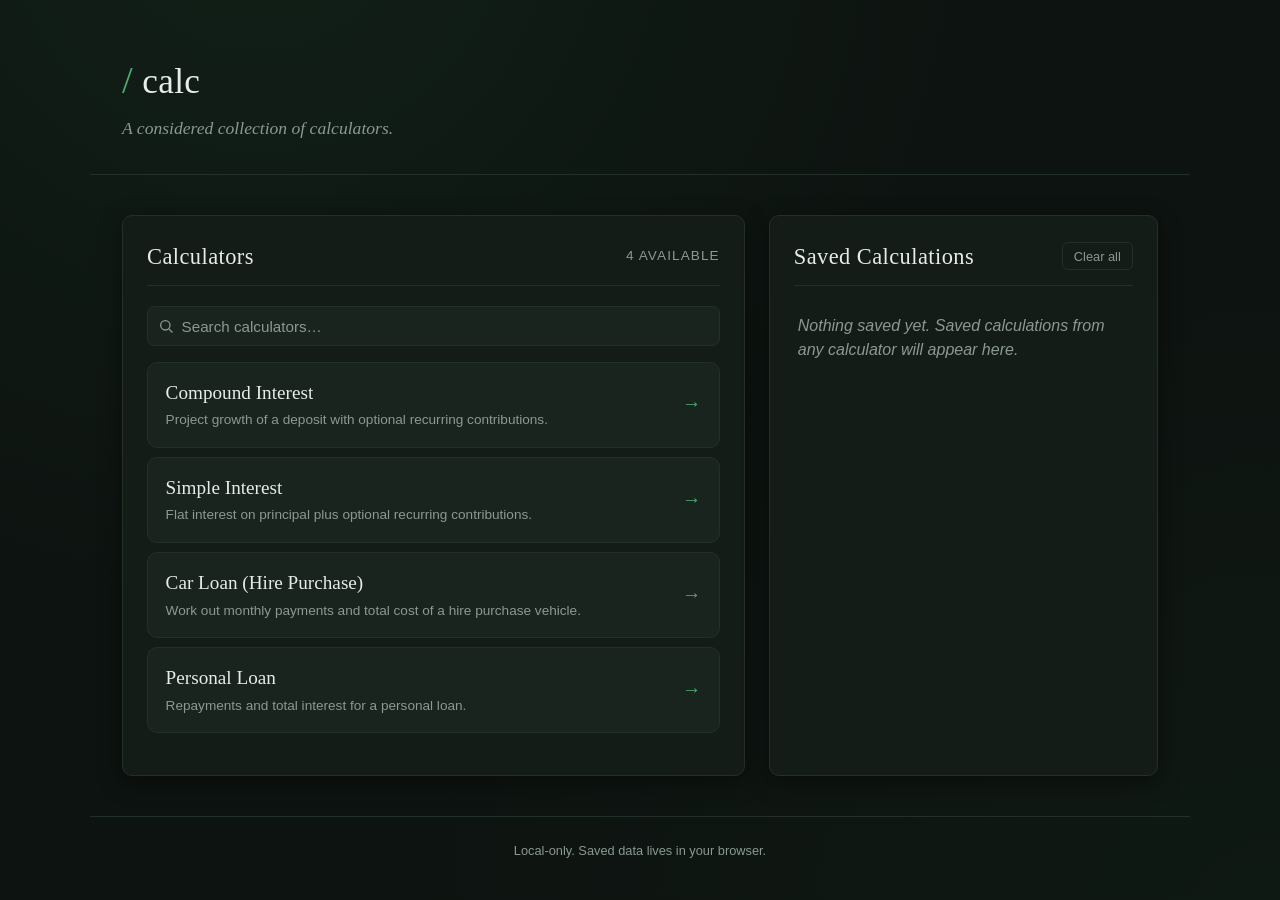
<file: index.html>
<!DOCTYPE html>
<html lang="en">
<head>
    <meta charset="UTF-8">
    <meta name="viewport" content="width=device-width, initial-scale=1.0">
    <link rel="stylesheet" href="style.css">
    <link rel="icon" type="image/x-icon" href="./images/logo.png">
    <title>calc</title>
</head>
<body>
    <header class="site-header">
        <div class="brand">
            <span class="brand-mark">/</span>
            <h1>calc</h1>
        </div>
        <p class="tagline">A considered collection of calculators.</p>
    </header>

    <main class="layout">
        <section class="panel calculators-panel">
            <div class="panel-header">
                <h2>Calculators</h2>
                <span class="panel-meta" id="calc-count">0 available</span>
            </div>
            <div class="search-wrap">
                <input
                    type="search"
                    id="calc-search"
                    class="search-input"
                    placeholder="Search calculators…"
                    autocomplete="off"
                    aria-label="Search calculators"
                >
            </div>
            <ul class="calc-list" id="calc-list"></ul>
            <p class="empty-state" id="calc-empty" hidden>No calculators yet. More on the way.</p>
            <p class="empty-state" id="calc-no-match" hidden>No calculators match your search.</p>
        </section>

        <aside class="panel saved-panel">
            <div class="panel-header">
                <h2>Saved Calculations</h2>
                <button class="btn-ghost" id="clear-saved" type="button">Clear all</button>
            </div>
            <ul class="saved-list" id="saved-list"></ul>
            <p class="empty-state" id="saved-empty">Nothing saved yet. Saved calculations from any calculator will appear here.</p>
        </aside>
    </main>

    <footer class="site-footer">
        <span>Local-only. Saved data lives in your browser.</span>
    </footer>

    <script src="calculators/modal.js"></script>
    <script src="script.js"></script>
</body>
</html>
</file>
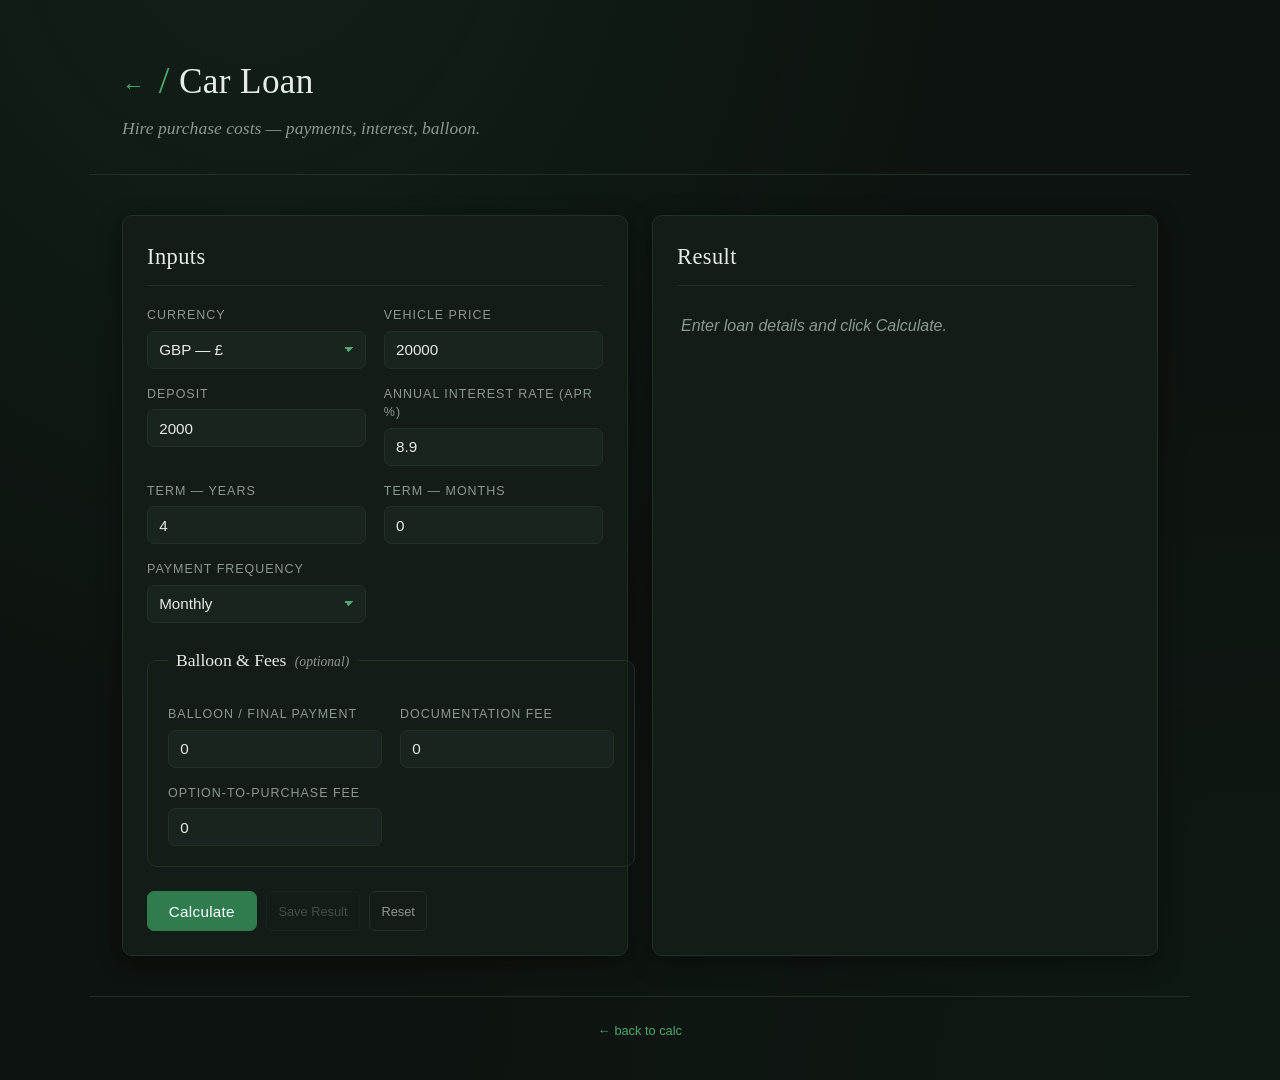
<file: calculators/car-loan.html>
<!DOCTYPE html>
<html lang="en">
<head>
    <meta charset="UTF-8">
    <meta name="viewport" content="width=device-width, initial-scale=1.0">
    <link rel="stylesheet" href="../style.css">
    <link rel="stylesheet" href="compound-interest.css">
    <title>Car Loan — calc</title>
</head>
<body>
    <header class="site-header">
        <div class="brand">
            <a href="../index.html" class="back-link" aria-label="Back to calculators">←</a>
            <span class="brand-mark">/</span>
            <h1>Car Loan</h1>
        </div>
        <p class="tagline">Hire purchase costs — payments, interest, balloon.</p>
    </header>

    <main class="layout calc-layout">
        <section class="panel form-panel">
            <div class="panel-header">
                <h2>Inputs</h2>
            </div>

            <form id="cl-form" autocomplete="off">
                <div class="form-grid">
                    <label class="field">
                        <span>Currency</span>
                        <select id="currency" name="currency">
                            <option value="USD">USD — $</option>
                            <option value="EUR">EUR — €</option>
                            <option value="GBP" selected>GBP — £</option>
                            <option value="JPY">JPY — ¥</option>
                            <option value="AUD">AUD — A$</option>
                            <option value="CAD">CAD — C$</option>
                            <option value="CHF">CHF — Fr</option>
                            <option value="CNY">CNY — ¥</option>
                            <option value="INR">INR — ₹</option>
                            <option value="NZD">NZD — NZ$</option>
                            <option value="SEK">SEK — kr</option>
                            <option value="NOK">NOK — kr</option>
                            <option value="DKK">DKK — kr</option>
                            <option value="ZAR">ZAR — R</option>
                            <option value="BRL">BRL — R$</option>
                            <option value="MXN">MXN — Mex$</option>
                            <option value="SGD">SGD — S$</option>
                            <option value="HKD">HKD — HK$</option>
                            <option value="KRW">KRW — ₩</option>
                        </select>
                    </label>

                    <label class="field">
                        <span>Vehicle Price</span>
                        <input type="number" id="price" name="price" min="0" step="0.01" value="20000" required>
                    </label>

                    <label class="field">
                        <span>Deposit</span>
                        <input type="number" id="deposit" name="deposit" min="0" step="0.01" value="2000" required>
                    </label>

                    <label class="field">
                        <span>Annual Interest Rate (APR %)</span>
                        <input type="number" id="rate" name="rate" min="0" step="0.001" value="8.9" required>
                    </label>

                    <label class="field">
                        <span>Term — Years</span>
                        <input type="number" id="years" name="years" min="0" step="1" value="4" required>
                    </label>

                    <label class="field">
                        <span>Term — Months</span>
                        <input type="number" id="months" name="months" min="0" max="11" step="1" value="0" required>
                    </label>

                    <label class="field">
                        <span>Payment Frequency</span>
                        <select id="paymentFreq" name="paymentFreq">
                            <option value="monthly" selected>Monthly</option>
                            <option value="biweekly">Bi-weekly</option>
                            <option value="weekly">Weekly</option>
                        </select>
                    </label>
                </div>

                <fieldset class="optional-section">
                    <legend><span class="section-title">Balloon &amp; Fees <em>(optional)</em></span></legend>

                    <div class="form-grid contrib-grid">
                        <label class="field">
                            <span>Balloon / Final Payment</span>
                            <input type="number" id="balloon" name="balloon" min="0" step="0.01" value="0">
                        </label>

                        <label class="field">
                            <span>Documentation Fee</span>
                            <input type="number" id="docFee" name="docFee" min="0" step="0.01" value="0">
                        </label>

                        <label class="field">
                            <span>Option-to-Purchase Fee</span>
                            <input type="number" id="optionFee" name="optionFee" min="0" step="0.01" value="0">
                        </label>
                    </div>
                </fieldset>

                <div class="actions">
                    <button type="submit" class="btn-primary">Calculate</button>
                    <button type="button" id="saveBtn" class="btn-ghost" disabled>Save Result</button>
                    <button type="reset" class="btn-ghost">Reset</button>
                </div>
            </form>
        </section>

        <section class="panel result-panel">
            <div class="panel-header">
                <h2>Result</h2>
            </div>

            <div id="resultEmpty" class="empty-state">Enter loan details and click Calculate.</div>

            <div id="resultContent" hidden>
                <div class="summary">
                    <div class="summary-item">
                        <span class="summary-label" id="paymentLabel">Monthly Payment</span>
                        <span class="summary-value accent" id="periodicPayment">—</span>
                    </div>
                    <div class="summary-row">
                        <div class="summary-item">
                            <span class="summary-label">Total Cost</span>
                            <span class="summary-value" id="totalCost">—</span>
                        </div>
                        <div class="summary-item">
                            <span class="summary-label">Total Interest</span>
                            <span class="summary-value" id="totalInterest">—</span>
                        </div>
                    </div>
                    <div class="summary-row">
                        <div class="summary-item">
                            <span class="summary-label">Amount Financed</span>
                            <span class="summary-value" id="amountFinanced">—</span>
                        </div>
                        <div class="summary-item">
                            <span class="summary-label">Balloon Payment</span>
                            <span class="summary-value" id="balloonShown">—</span>
                        </div>
                    </div>
                </div>

                <div class="breakdown">
                    <h3>Yearly Breakdown</h3>
                    <div class="table-wrap">
                        <table id="breakdownTable">
                            <thead>
                                <tr>
                                    <th>Year</th>
                                    <th>Paid</th>
                                    <th>Interest</th>
                                    <th>Principal</th>
                                    <th>Balance</th>
                                </tr>
                            </thead>
                            <tbody></tbody>
                        </table>
                    </div>
                </div>
            </div>
        </section>
    </main>

    <footer class="site-footer">
        <span><a href="../index.html" class="footer-link">← back to calc</a></span>
    </footer>

    <script src="modal.js"></script>
    <script src="car-loan.js"></script>
</body>
</html>
</file>
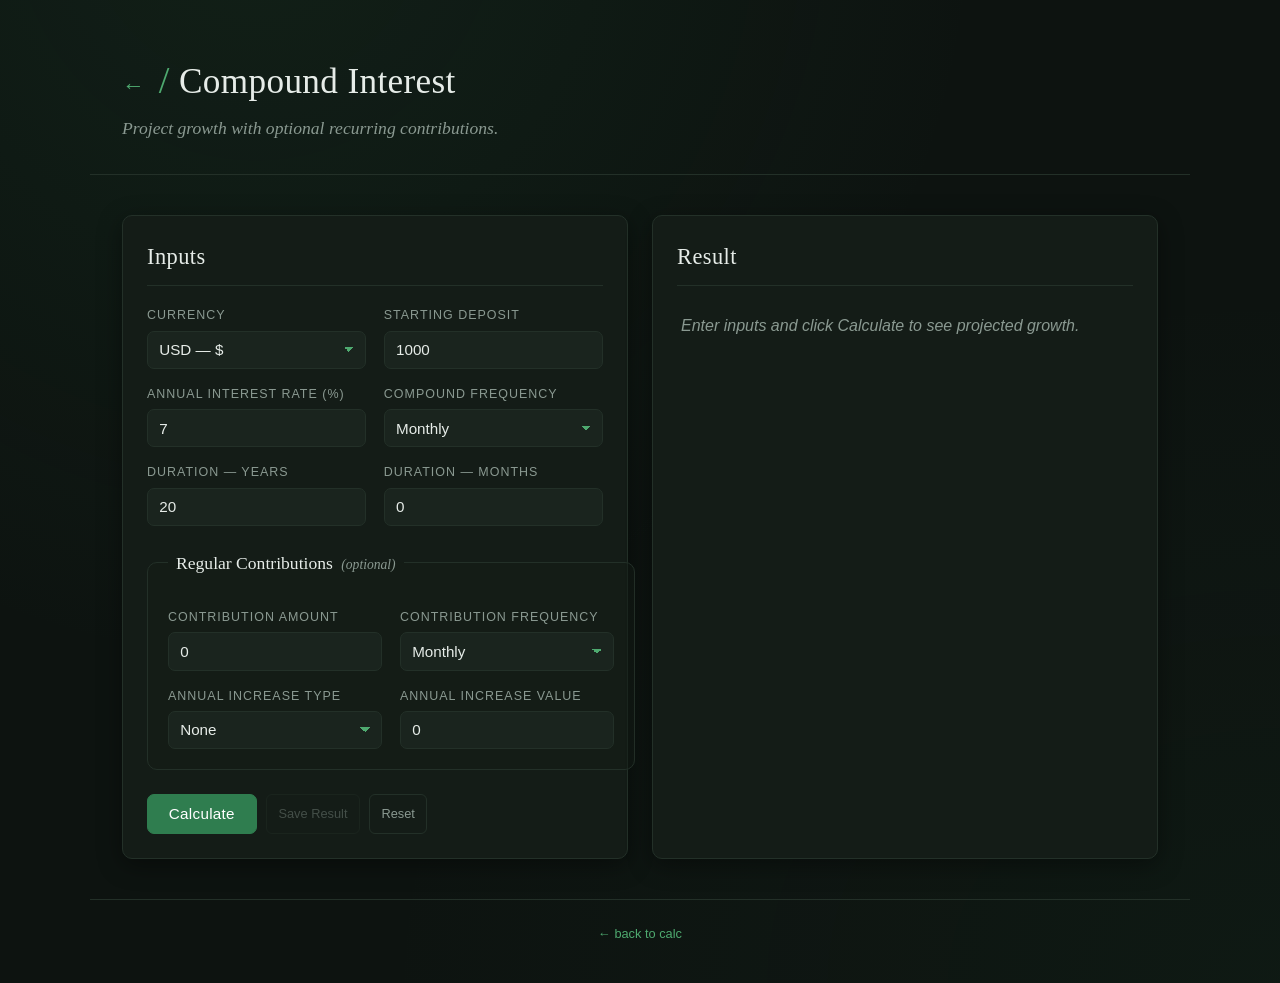
<file: calculators/compound-interest.html>
<!DOCTYPE html>
<html lang="en">
<head>
    <meta charset="UTF-8">
    <meta name="viewport" content="width=device-width, initial-scale=1.0">
    <link rel="stylesheet" href="../style.css">
    <link rel="stylesheet" href="compound-interest.css">
    <title>Compound Interest — calc</title>
</head>
<body>
    <header class="site-header">
        <div class="brand">
            <a href="../index.html" class="back-link" aria-label="Back to calculators">←</a>
            <span class="brand-mark">/</span>
            <h1>Compound Interest</h1>
        </div>
        <p class="tagline">Project growth with optional recurring contributions.</p>
    </header>

    <main class="layout calc-layout">
        <section class="panel form-panel">
            <div class="panel-header">
                <h2>Inputs</h2>
            </div>

            <form id="ci-form" autocomplete="off">
                <div class="form-grid">
                    <label class="field">
                        <span>Currency</span>
                        <select id="currency" name="currency">
                            <option value="USD">USD — $</option>
                            <option value="EUR">EUR — €</option>
                            <option value="GBP">GBP — £</option>
                            <option value="JPY">JPY — ¥</option>
                            <option value="AUD">AUD — A$</option>
                            <option value="CAD">CAD — C$</option>
                            <option value="CHF">CHF — Fr</option>
                            <option value="CNY">CNY — ¥</option>
                            <option value="INR">INR — ₹</option>
                            <option value="NZD">NZD — NZ$</option>
                            <option value="SEK">SEK — kr</option>
                            <option value="NOK">NOK — kr</option>
                            <option value="DKK">DKK — kr</option>
                            <option value="ZAR">ZAR — R</option>
                            <option value="BRL">BRL — R$</option>
                            <option value="MXN">MXN — Mex$</option>
                            <option value="SGD">SGD — S$</option>
                            <option value="HKD">HKD — HK$</option>
                            <option value="KRW">KRW — ₩</option>
                        </select>
                    </label>

                    <label class="field">
                        <span>Starting Deposit</span>
                        <input type="number" id="principal" name="principal" min="0" step="0.01" value="1000" required>
                    </label>

                    <label class="field">
                        <span>Annual Interest Rate (%)</span>
                        <input type="number" id="rate" name="rate" min="0" step="0.001" value="7" required>
                    </label>

                    <label class="field">
                        <span>Compound Frequency</span>
                        <select id="compoundFreq" name="compoundFreq">
                            <option value="1">Annually</option>
                            <option value="2">Semi-annually</option>
                            <option value="4">Quarterly</option>
                            <option value="12" selected>Monthly</option>
                            <option value="26">Bi-weekly</option>
                            <option value="52">Weekly</option>
                            <option value="365">Daily</option>
                        </select>
                    </label>

                    <label class="field">
                        <span>Duration — Years</span>
                        <input type="number" id="years" name="years" min="0" step="1" value="20" required>
                    </label>

                    <label class="field">
                        <span>Duration — Months</span>
                        <input type="number" id="months" name="months" min="0" max="11" step="1" value="0" required>
                    </label>
                </div>

                <fieldset class="optional-section">
                    <legend><span class="section-title">Regular Contributions <em>(optional)</em></span></legend>

                    <div class="form-grid contrib-grid">
                        <label class="field">
                            <span>Contribution Amount</span>
                            <input type="number" id="contribAmount" name="contribAmount" min="0" step="0.01" value="0">
                        </label>

                        <label class="field">
                            <span>Contribution Frequency</span>
                            <select id="contribFreq" name="contribFreq">
                                <option value="weekly">Weekly</option>
                                <option value="biweekly">Bi-weekly</option>
                                <option value="monthly" selected>Monthly</option>
                                <option value="quarterly">Quarterly</option>
                                <option value="halfyearly">Half-yearly</option>
                                <option value="yearly">Yearly</option>
                            </select>
                        </label>

                        <label class="field">
                            <span>Annual Increase Type</span>
                            <select id="increaseType" name="increaseType">
                                <option value="none">None</option>
                                <option value="amount">Fixed amount</option>
                                <option value="percent">Percentage</option>
                            </select>
                        </label>

                        <label class="field" id="increaseValueField">
                            <span>Annual Increase Value</span>
                            <input type="number" id="increaseValue" name="increaseValue" min="0" step="0.01" value="0">
                        </label>
                    </div>
                </fieldset>

                <div class="actions">
                    <button type="submit" class="btn-primary">Calculate</button>
                    <button type="button" id="saveBtn" class="btn-ghost" disabled>Save Result</button>
                    <button type="reset" class="btn-ghost">Reset</button>
                </div>
            </form>
        </section>

        <section class="panel result-panel">
            <div class="panel-header">
                <h2>Result</h2>
            </div>

            <div id="resultEmpty" class="empty-state">Enter inputs and click Calculate to see projected growth.</div>

            <div id="resultContent" hidden>
                <div class="summary">
                    <div class="summary-item">
                        <span class="summary-label">Final Balance</span>
                        <span class="summary-value accent" id="finalBalance">—</span>
                    </div>
                    <div class="summary-row">
                        <div class="summary-item">
                            <span class="summary-label">Total Contributions</span>
                            <span class="summary-value" id="totalContrib">—</span>
                        </div>
                        <div class="summary-item">
                            <span class="summary-label">Total Interest</span>
                            <span class="summary-value" id="totalInterest">—</span>
                        </div>
                    </div>
                </div>

                <div class="breakdown">
                    <h3>Yearly Breakdown</h3>
                    <div class="table-wrap">
                        <table id="breakdownTable">
                            <thead>
                                <tr>
                                    <th>Year</th>
                                    <th>Contributions</th>
                                    <th>Interest</th>
                                    <th>Balance</th>
                                </tr>
                            </thead>
                            <tbody></tbody>
                        </table>
                    </div>
                </div>
            </div>
        </section>
    </main>

    <footer class="site-footer">
        <span><a href="../index.html" class="footer-link">← back to calc</a></span>
    </footer>

    <script src="modal.js"></script>
    <script src="compound-interest.js"></script>
</body>
</html>
</file>
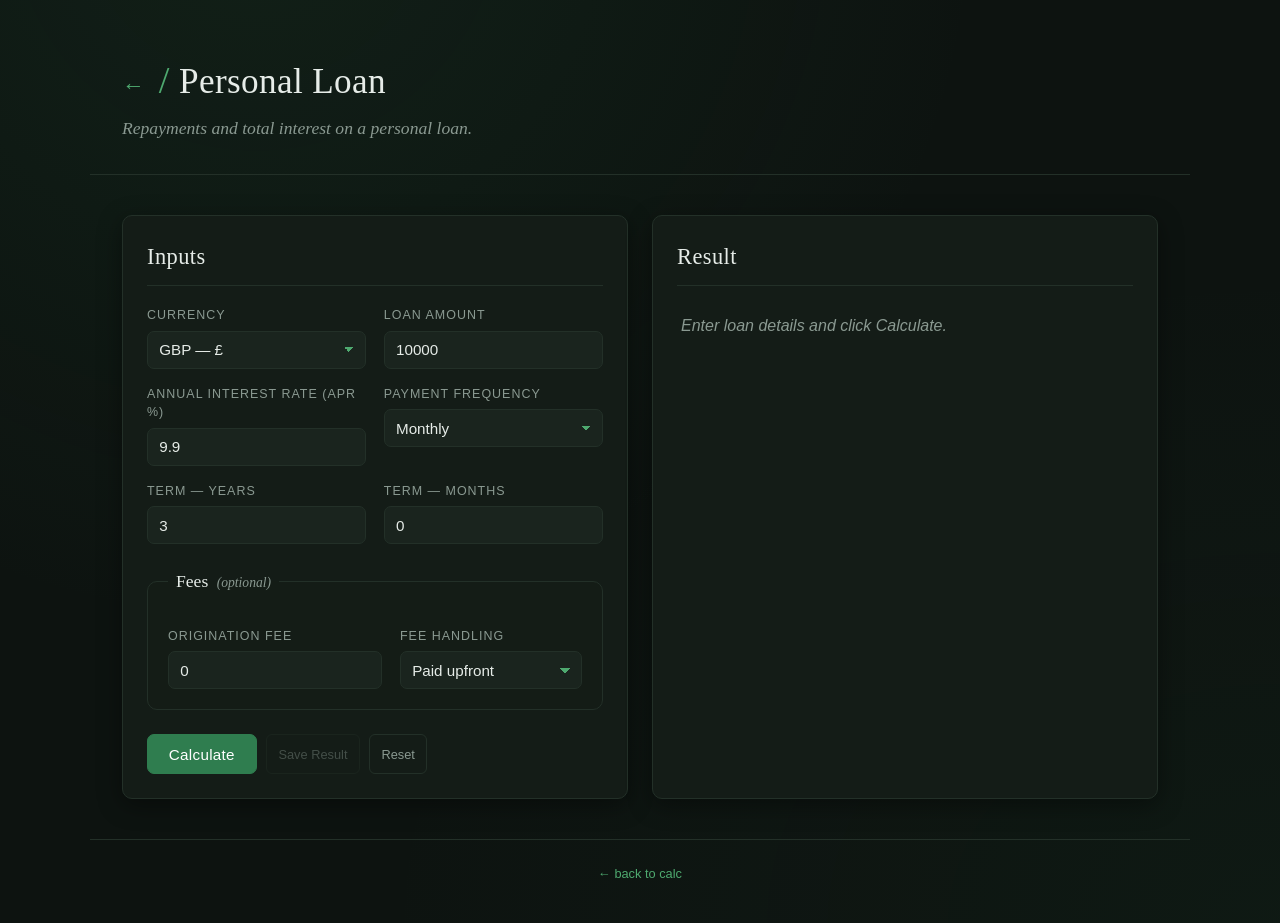
<file: calculators/personal-loan.html>
<!DOCTYPE html>
<html lang="en">
<head>
    <meta charset="UTF-8">
    <meta name="viewport" content="width=device-width, initial-scale=1.0">
    <link rel="stylesheet" href="../style.css">
    <link rel="stylesheet" href="compound-interest.css">
    <title>Personal Loan — calc</title>
</head>
<body>
    <header class="site-header">
        <div class="brand">
            <a href="../index.html" class="back-link" aria-label="Back to calculators">←</a>
            <span class="brand-mark">/</span>
            <h1>Personal Loan</h1>
        </div>
        <p class="tagline">Repayments and total interest on a personal loan.</p>
    </header>

    <main class="layout calc-layout">
        <section class="panel form-panel">
            <div class="panel-header">
                <h2>Inputs</h2>
            </div>

            <form id="pl-form" autocomplete="off">
                <div class="form-grid">
                    <label class="field">
                        <span>Currency</span>
                        <select id="currency" name="currency">
                            <option value="USD">USD — $</option>
                            <option value="EUR">EUR — €</option>
                            <option value="GBP" selected>GBP — £</option>
                            <option value="JPY">JPY — ¥</option>
                            <option value="AUD">AUD — A$</option>
                            <option value="CAD">CAD — C$</option>
                            <option value="CHF">CHF — Fr</option>
                            <option value="CNY">CNY — ¥</option>
                            <option value="INR">INR — ₹</option>
                            <option value="NZD">NZD — NZ$</option>
                            <option value="SEK">SEK — kr</option>
                            <option value="NOK">NOK — kr</option>
                            <option value="DKK">DKK — kr</option>
                            <option value="ZAR">ZAR — R</option>
                            <option value="BRL">BRL — R$</option>
                            <option value="MXN">MXN — Mex$</option>
                            <option value="SGD">SGD — S$</option>
                            <option value="HKD">HKD — HK$</option>
                            <option value="KRW">KRW — ₩</option>
                        </select>
                    </label>

                    <label class="field">
                        <span>Loan Amount</span>
                        <input type="number" id="amount" name="amount" min="0" step="0.01" value="10000" required>
                    </label>

                    <label class="field">
                        <span>Annual Interest Rate (APR %)</span>
                        <input type="number" id="rate" name="rate" min="0" step="0.001" value="9.9" required>
                    </label>

                    <label class="field">
                        <span>Payment Frequency</span>
                        <select id="paymentFreq" name="paymentFreq">
                            <option value="monthly" selected>Monthly</option>
                            <option value="biweekly">Bi-weekly</option>
                            <option value="weekly">Weekly</option>
                        </select>
                    </label>

                    <label class="field">
                        <span>Term — Years</span>
                        <input type="number" id="years" name="years" min="0" step="1" value="3" required>
                    </label>

                    <label class="field">
                        <span>Term — Months</span>
                        <input type="number" id="months" name="months" min="0" max="11" step="1" value="0" required>
                    </label>
                </div>

                <fieldset class="optional-section">
                    <legend><span class="section-title">Fees <em>(optional)</em></span></legend>

                    <div class="form-grid contrib-grid">
                        <label class="field">
                            <span>Origination Fee</span>
                            <input type="number" id="originationFee" name="originationFee" min="0" step="0.01" value="0">
                        </label>

                        <label class="field">
                            <span>Fee Handling</span>
                            <select id="feeHandling" name="feeHandling">
                                <option value="upfront" selected>Paid upfront</option>
                                <option value="financed">Added to loan</option>
                            </select>
                        </label>
                    </div>
                </fieldset>

                <div class="actions">
                    <button type="submit" class="btn-primary">Calculate</button>
                    <button type="button" id="saveBtn" class="btn-ghost" disabled>Save Result</button>
                    <button type="reset" class="btn-ghost">Reset</button>
                </div>
            </form>
        </section>

        <section class="panel result-panel">
            <div class="panel-header">
                <h2>Result</h2>
            </div>

            <div id="resultEmpty" class="empty-state">Enter loan details and click Calculate.</div>

            <div id="resultContent" hidden>
                <div class="summary">
                    <div class="summary-item">
                        <span class="summary-label" id="paymentLabel">Monthly Payment</span>
                        <span class="summary-value accent" id="periodicPayment">—</span>
                    </div>
                    <div class="summary-row">
                        <div class="summary-item">
                            <span class="summary-label">Total Repaid</span>
                            <span class="summary-value" id="totalRepaid">—</span>
                        </div>
                        <div class="summary-item">
                            <span class="summary-label">Total Interest</span>
                            <span class="summary-value" id="totalInterest">—</span>
                        </div>
                    </div>
                    <div class="summary-row">
                        <div class="summary-item">
                            <span class="summary-label">Total Cost (incl. fees)</span>
                            <span class="summary-value" id="totalCost">—</span>
                        </div>
                        <div class="summary-item">
                            <span class="summary-label">Number of Payments</span>
                            <span class="summary-value" id="numPayments">—</span>
                        </div>
                    </div>
                </div>

                <div class="breakdown">
                    <h3>Yearly Breakdown</h3>
                    <div class="table-wrap">
                        <table id="breakdownTable">
                            <thead>
                                <tr>
                                    <th>Year</th>
                                    <th>Paid</th>
                                    <th>Interest</th>
                                    <th>Principal</th>
                                    <th>Balance</th>
                                </tr>
                            </thead>
                            <tbody></tbody>
                        </table>
                    </div>
                </div>
            </div>
        </section>
    </main>

    <footer class="site-footer">
        <span><a href="../index.html" class="footer-link">← back to calc</a></span>
    </footer>

    <script src="modal.js"></script>
    <script src="personal-loan.js"></script>
</body>
</html>
</file>
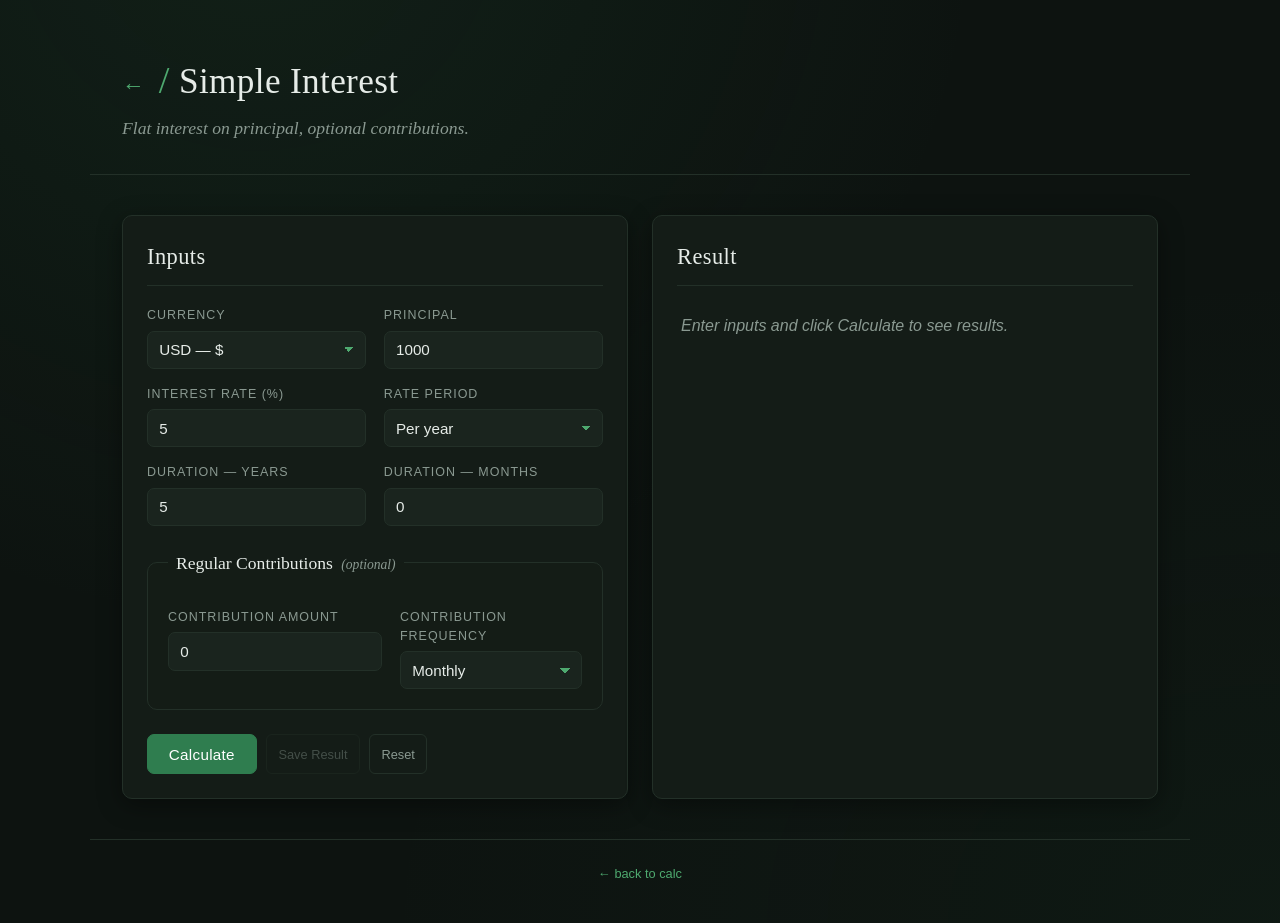
<file: calculators/simple-interest.html>
<!DOCTYPE html>
<html lang="en">
<head>
    <meta charset="UTF-8">
    <meta name="viewport" content="width=device-width, initial-scale=1.0">
    <link rel="stylesheet" href="../style.css">
    <link rel="stylesheet" href="compound-interest.css">
    <title>Simple Interest — calc</title>
</head>
<body>
    <header class="site-header">
        <div class="brand">
            <a href="../index.html" class="back-link" aria-label="Back to calculators">←</a>
            <span class="brand-mark">/</span>
            <h1>Simple Interest</h1>
        </div>
        <p class="tagline">Flat interest on principal, optional contributions.</p>
    </header>

    <main class="layout calc-layout">
        <section class="panel form-panel">
            <div class="panel-header">
                <h2>Inputs</h2>
            </div>

            <form id="si-form" autocomplete="off">
                <div class="form-grid">
                    <label class="field">
                        <span>Currency</span>
                        <select id="currency" name="currency">
                            <option value="USD">USD — $</option>
                            <option value="EUR">EUR — €</option>
                            <option value="GBP">GBP — £</option>
                            <option value="JPY">JPY — ¥</option>
                            <option value="AUD">AUD — A$</option>
                            <option value="CAD">CAD — C$</option>
                            <option value="CHF">CHF — Fr</option>
                            <option value="CNY">CNY — ¥</option>
                            <option value="INR">INR — ₹</option>
                            <option value="NZD">NZD — NZ$</option>
                            <option value="SEK">SEK — kr</option>
                            <option value="NOK">NOK — kr</option>
                            <option value="DKK">DKK — kr</option>
                            <option value="ZAR">ZAR — R</option>
                            <option value="BRL">BRL — R$</option>
                            <option value="MXN">MXN — Mex$</option>
                            <option value="SGD">SGD — S$</option>
                            <option value="HKD">HK$</option>
                            <option value="KRW">KRW — ₩</option>
                        </select>
                    </label>

                    <label class="field">
                        <span>Principal</span>
                        <input type="number" id="principal" name="principal" min="0" step="0.01" value="1000" required>
                    </label>

                    <label class="field">
                        <span>Interest Rate (%)</span>
                        <input type="number" id="rate" name="rate" min="0" step="0.001" value="5" required>
                    </label>

                    <label class="field">
                        <span>Rate Period</span>
                        <select id="ratePeriod" name="ratePeriod">
                            <option value="yearly" selected>Per year</option>
                            <option value="monthly">Per month</option>
                        </select>
                    </label>

                    <label class="field">
                        <span>Duration — Years</span>
                        <input type="number" id="years" name="years" min="0" step="1" value="5" required>
                    </label>

                    <label class="field">
                        <span>Duration — Months</span>
                        <input type="number" id="months" name="months" min="0" max="11" step="1" value="0" required>
                    </label>
                </div>

                <fieldset class="optional-section">
                    <legend><span class="section-title">Regular Contributions <em>(optional)</em></span></legend>

                    <div class="form-grid contrib-grid">
                        <label class="field">
                            <span>Contribution Amount</span>
                            <input type="number" id="contribAmount" name="contribAmount" min="0" step="0.01" value="0">
                        </label>

                        <label class="field">
                            <span>Contribution Frequency</span>
                            <select id="contribFreq" name="contribFreq">
                                <option value="weekly">Weekly</option>
                                <option value="biweekly">Bi-weekly</option>
                                <option value="monthly" selected>Monthly</option>
                                <option value="quarterly">Quarterly</option>
                                <option value="halfyearly">Half-yearly</option>
                                <option value="yearly">Yearly</option>
                            </select>
                        </label>
                    </div>
                </fieldset>

                <div class="actions">
                    <button type="submit" class="btn-primary">Calculate</button>
                    <button type="button" id="saveBtn" class="btn-ghost" disabled>Save Result</button>
                    <button type="reset" class="btn-ghost">Reset</button>
                </div>
            </form>
        </section>

        <section class="panel result-panel">
            <div class="panel-header">
                <h2>Result</h2>
            </div>

            <div id="resultEmpty" class="empty-state">Enter inputs and click Calculate to see results.</div>

            <div id="resultContent" hidden>
                <div class="summary">
                    <div class="summary-item">
                        <span class="summary-label">Final Balance</span>
                        <span class="summary-value accent" id="finalBalance">—</span>
                    </div>
                    <div class="summary-row">
                        <div class="summary-item">
                            <span class="summary-label">Total Deposited</span>
                            <span class="summary-value" id="totalDeposited">—</span>
                        </div>
                        <div class="summary-item">
                            <span class="summary-label">Total Interest</span>
                            <span class="summary-value" id="totalInterest">—</span>
                        </div>
                    </div>
                </div>

                <div class="breakdown">
                    <h3>Yearly Breakdown</h3>
                    <div class="table-wrap">
                        <table id="breakdownTable">
                            <thead>
                                <tr>
                                    <th>Year</th>
                                    <th>Contributions</th>
                                    <th>Interest</th>
                                    <th>Balance</th>
                                </tr>
                            </thead>
                            <tbody></tbody>
                        </table>
                    </div>
                </div>
            </div>
        </section>
    </main>

    <footer class="site-footer">
        <span><a href="../index.html" class="footer-link">← back to calc</a></span>
    </footer>

    <script src="modal.js"></script>
    <script src="simple-interest.js"></script>
</body>
</html>
</file>
<file: style.css>
:root {
    --bg: #0d1310;
    --bg-elev: #141c17;
    --bg-elev-2: #1a241e;
    --border: #233028;
    --text: #e6ece8;
    --text-muted: #8a9991;
    --accent: #2f7d4f;
    --accent-bright: #4ea96f;
    --accent-dim: #1c4a30;
    --danger: #a3503f;
    --radius: 10px;
    --shadow: 0 6px 24px rgba(0, 0, 0, 0.4);
    --font-display: "Cormorant Garamond", "Iowan Old Style", Georgia, serif;
    --font-body: "Inter", -apple-system, BlinkMacSystemFont, "Segoe UI", sans-serif;
}

* {
    box-sizing: border-box;
}

* {
    scrollbar-width: thin;
    scrollbar-color: var(--accent-dim) transparent;
}

*::-webkit-scrollbar {
    width: 10px;
    height: 10px;
}

*::-webkit-scrollbar-track {
    background: transparent;
}

*::-webkit-scrollbar-thumb {
    background: var(--accent-dim);
    border-radius: 8px;
    border: 2px solid transparent;
    background-clip: padding-box;
    transition: background 120ms ease;
}

*::-webkit-scrollbar-thumb:hover {
    background: var(--accent);
    background-clip: padding-box;
    border: 2px solid transparent;
}

*::-webkit-scrollbar-corner {
    background: transparent;
}

html {
    scrollbar-color: var(--accent-dim) var(--bg);
}

html::-webkit-scrollbar {
    width: 12px;
    height: 12px;
}

html::-webkit-scrollbar-track {
    background: var(--bg);
    border-left: 1px solid var(--border);
}

html, body {
    margin: 0;
    padding: 0;
    background: var(--bg);
    color: var(--text);
    font-family: var(--font-body);
    min-height: 100vh;
    font-size: 16px;
    line-height: 1.5;
}

body {
    background:
        radial-gradient(ellipse at 20% -10%, rgba(47, 125, 79, 0.12), transparent 50%),
        radial-gradient(ellipse at 100% 100%, rgba(47, 125, 79, 0.06), transparent 50%),
        var(--bg);
    display: flex;
    flex-direction: column;
}

.site-header {
    padding: 3.5rem 2rem 2rem;
    max-width: 1100px;
    margin: 0 auto;
    width: 100%;
    border-bottom: 1px solid var(--border);
}

.brand {
    display: flex;
    align-items: baseline;
    gap: 0.6rem;
}

.brand-mark {
    color: var(--accent-bright);
    font-family: var(--font-display);
    font-size: 2.4rem;
    line-height: 1;
}

.brand h1 {
    margin: 0;
    font-family: var(--font-display);
    font-weight: 500;
    font-size: 2.2rem;
    letter-spacing: 0.01em;
}

.tagline {
    margin: 0.4rem 0 0;
    color: var(--text-muted);
    font-style: italic;
    font-family: var(--font-display);
    font-size: 1.1rem;
}

.layout {
    flex: 1;
    max-width: 1100px;
    margin: 0 auto;
    padding: 2.5rem 2rem;
    width: 100%;
    display: grid;
    grid-template-columns: 1.6fr 1fr;
    gap: 1.5rem;
}

@media (max-width: 780px) {
    .layout {
        grid-template-columns: 1fr;
    }
}

.panel {
    background: var(--bg-elev);
    border: 1px solid var(--border);
    border-radius: var(--radius);
    padding: 1.5rem;
    box-shadow: var(--shadow);
    min-width: 0;
}

@media (max-width: 520px) {
    .panel { padding: 1rem; }
    .layout { padding: 1.25rem 1rem; }
    .site-header { padding: 2rem 1rem 1.25rem; }
}

.panel-header {
    display: flex;
    align-items: center;
    justify-content: space-between;
    margin-bottom: 1.25rem;
    padding-bottom: 0.75rem;
    border-bottom: 1px solid var(--border);
}

.panel-header h2 {
    margin: 0;
    font-family: var(--font-display);
    font-weight: 500;
    font-size: 1.4rem;
    letter-spacing: 0.02em;
}

.panel-meta {
    color: var(--text-muted);
    font-size: 0.85rem;
    text-transform: uppercase;
    letter-spacing: 0.08em;
}

.search-wrap {
    margin-bottom: 1rem;
    position: relative;
}

.search-input {
    width: 100%;
    background: var(--bg-elev-2);
    border: 1px solid var(--border);
    border-radius: 7px;
    color: var(--text);
    padding: 0.65rem 0.9rem 0.65rem 2.1rem;
    font-family: inherit;
    font-size: 0.95rem;
    transition: border-color 120ms ease, box-shadow 120ms ease;
    background-image: url("data:image/svg+xml;utf8,<svg xmlns='http://www.w3.org/2000/svg' viewBox='0 0 24 24' fill='none' stroke='%238a9991' stroke-width='2' stroke-linecap='round' stroke-linejoin='round'><circle cx='11' cy='11' r='7'/><line x1='21' y1='21' x2='16.65' y2='16.65'/></svg>");
    background-repeat: no-repeat;
    background-position: 0.65rem center;
    background-size: 1rem 1rem;
}

.search-input:focus {
    outline: none;
    border-color: var(--accent);
    box-shadow: 0 0 0 3px rgba(47, 125, 79, 0.18);
}

.search-input::placeholder {
    color: var(--text-muted);
}

.calc-list,
.saved-list {
    list-style: none;
    margin: 0;
    padding: 0;
    display: flex;
    flex-direction: column;
    gap: 0.6rem;
}

.calc-item {
    display: flex;
    align-items: center;
    justify-content: space-between;
    padding: 1rem 1.1rem;
    background: var(--bg-elev-2);
    border: 1px solid var(--border);
    border-radius: var(--radius);
    color: var(--text);
    text-decoration: none;
    transition: border-color 120ms ease, transform 120ms ease, background 120ms ease;
}

.calc-item:hover {
    border-color: var(--accent);
    background: #1d2a22;
    transform: translateY(-1px);
}

.calc-item .calc-name {
    font-family: var(--font-display);
    font-size: 1.2rem;
    font-weight: 500;
}

.calc-item .calc-desc {
    display: block;
    color: var(--text-muted);
    font-size: 0.85rem;
    margin-top: 0.15rem;
}

.calc-item .calc-arrow {
    color: var(--accent-bright);
    font-size: 1.2rem;
}

.saved-item {
    padding: 0.8rem 0.9rem;
    background: var(--bg-elev-2);
    border: 1px solid var(--border);
    border-radius: var(--radius);
    display: flex;
    flex-direction: column;
    gap: 0.3rem;
    cursor: pointer;
    transition: border-color 120ms ease, background 120ms ease, transform 120ms ease;
}

.saved-item:hover,
.saved-item:focus-visible {
    border-color: var(--accent);
    background: #1d2a22;
    outline: none;
    transform: translateY(-1px);
}

.saved-item .saved-head {
    display: flex;
    justify-content: space-between;
    align-items: baseline;
    gap: 0.5rem;
}

.saved-item .saved-title {
    font-weight: 500;
    color: var(--text);
}

.saved-item .saved-source {
    color: var(--accent-bright);
    font-size: 0.75rem;
    text-transform: uppercase;
    letter-spacing: 0.08em;
}

.saved-item .saved-expr {
    color: var(--text-muted);
    font-family: "JetBrains Mono", "Consolas", monospace;
    font-size: 0.85rem;
    word-break: break-all;
}

.saved-item .saved-actions {
    display: flex;
    gap: 0.4rem;
    margin-top: 0.4rem;
}

.empty-state {
    color: var(--text-muted);
    font-style: italic;
    margin: 0;
    padding: 0.5rem 0.25rem;
}

.btn-ghost {
    background: transparent;
    color: var(--text-muted);
    border: 1px solid var(--border);
    border-radius: 6px;
    padding: 0.35rem 0.7rem;
    font-size: 0.8rem;
    cursor: pointer;
    font-family: inherit;
    transition: color 120ms ease, border-color 120ms ease;
}

.btn-ghost:hover {
    color: var(--accent-bright);
    border-color: var(--accent);
}

.btn-mini {
    background: transparent;
    color: var(--text-muted);
    border: 1px solid var(--border);
    border-radius: 5px;
    padding: 0.25rem 0.55rem;
    font-size: 0.75rem;
    cursor: pointer;
    font-family: inherit;
}

.btn-mini:hover {
    color: var(--accent-bright);
    border-color: var(--accent);
}

.btn-mini.danger:hover {
    color: var(--danger);
    border-color: var(--danger);
}

.modal-backdrop {
    position: fixed;
    inset: 0;
    background: rgba(5, 9, 7, 0.65);
    backdrop-filter: blur(4px);
    display: flex;
    align-items: center;
    justify-content: center;
    z-index: 1000;
    padding: 1rem;
    animation: modal-fade 140ms ease;
}

.modal-backdrop[hidden] {
    display: none;
}

body.modal-open {
    overflow: hidden;
}

.modal {
    background: var(--bg-elev);
    border: 1px solid var(--border);
    border-radius: var(--radius);
    box-shadow: 0 20px 60px rgba(0, 0, 0, 0.55);
    padding: 1.5rem;
    width: 100%;
    max-width: 420px;
    animation: modal-pop 160ms ease;
}

.modal-title {
    font-family: var(--font-display);
    font-weight: 500;
    font-size: 1.4rem;
    margin: 0 0 0.5rem;
    color: var(--text);
    letter-spacing: 0.01em;
}

.modal-label {
    display: block;
    color: var(--text-muted);
    font-size: 0.8rem;
    text-transform: uppercase;
    letter-spacing: 0.08em;
    margin-bottom: 0.4rem;
}

.modal-label[hidden] {
    display: none;
}

.modal-input {
    width: 100%;
    background: var(--bg-elev-2);
    border: 1px solid var(--border);
    border-radius: 7px;
    color: var(--text);
    padding: 0.7rem 0.85rem;
    font-family: inherit;
    font-size: 1rem;
    transition: border-color 120ms ease, box-shadow 120ms ease;
    box-sizing: border-box;
}

.modal-input:focus {
    outline: none;
    border-color: var(--accent);
    box-shadow: 0 0 0 3px rgba(47, 125, 79, 0.18);
}

.modal-actions {
    display: flex;
    justify-content: flex-end;
    gap: 0.6rem;
    margin-top: 1.25rem;
}

@keyframes modal-fade {
    from { opacity: 0; }
    to { opacity: 1; }
}

@keyframes modal-pop {
    from { opacity: 0; transform: translateY(8px) scale(0.98); }
    to { opacity: 1; transform: translateY(0) scale(1); }
}

.modal-detail {
    max-width: 520px;
    max-height: calc(100vh - 2rem);
    overflow-y: auto;
}

.modal-detail-head {
    display: flex;
    justify-content: space-between;
    align-items: flex-start;
    gap: 1rem;
    margin-bottom: 1rem;
}

.modal-detail-meta {
    display: flex;
    gap: 0.75rem;
    align-items: center;
    margin-top: 0.4rem;
    flex-wrap: wrap;
}

.modal-detail-date {
    color: var(--text-muted);
    font-size: 0.8rem;
}

.modal-close {
    background: var(--bg-elev-2);
    border: 1px solid var(--border);
    color: var(--text-muted);
    width: 34px;
    height: 34px;
    border-radius: 50%;
    display: inline-flex;
    align-items: center;
    justify-content: center;
    cursor: pointer;
    padding: 0;
    flex-shrink: 0;
    transition: color 140ms ease, border-color 140ms ease, background 140ms ease, transform 140ms ease;
}

.modal-close svg {
    display: block;
}

.modal-close:hover {
    color: var(--accent-bright);
    border-color: var(--accent);
    background: rgba(47, 125, 79, 0.12);
    transform: rotate(90deg);
}

.modal-close:focus-visible {
    outline: none;
    border-color: var(--accent);
    box-shadow: 0 0 0 3px rgba(47, 125, 79, 0.25);
}

.modal-close:active {
    transform: rotate(90deg) scale(0.94);
}

.modal-detail-result {
    background: var(--bg-elev-2);
    border: 1px solid var(--border);
    border-radius: var(--radius);
    padding: 1rem 1.1rem;
    display: flex;
    flex-direction: column;
    gap: 0.3rem;
    margin-bottom: 1.25rem;
}

.modal-detail-section {
    font-family: var(--font-display);
    font-weight: 500;
    font-size: 1.1rem;
    margin: 0 0 0.6rem;
    color: var(--text);
}

.kv-list {
    margin: 0;
    display: grid;
    grid-template-columns: 1fr 1fr;
    gap: 0.5rem 1rem;
}

.kv-list dt {
    color: var(--text-muted);
    font-size: 0.78rem;
    text-transform: uppercase;
    letter-spacing: 0.06em;
    align-self: end;
}

.kv-list dd {
    margin: 0;
    color: var(--text);
    font-size: 0.95rem;
    word-break: break-word;
}

.modal-detail-expression {
    margin: 1rem 0 0;
    padding: 0.7rem 0.85rem;
    background: var(--bg-elev-2);
    border-left: 2px solid var(--accent);
    border-radius: 5px;
    color: var(--text-muted);
    font-family: "JetBrains Mono", "Consolas", monospace;
    font-size: 0.82rem;
    word-break: break-word;
}

@media (max-width: 520px) {
    .kv-list { grid-template-columns: 1fr; gap: 0.3rem; }
    .kv-list dd { margin-bottom: 0.5rem; }
}

.modal-detail-actions {
    margin-top: 1.5rem;
    padding-top: 1rem;
    border-top: 1px solid var(--border);
    justify-content: stretch;
}

.btn-modal-close {
    flex: 1;
    background: transparent;
    color: var(--accent-bright);
    border: 1px solid var(--accent-dim);
    border-radius: 7px;
    padding: 0.7rem 1.1rem;
    font-family: inherit;
    font-size: 0.95rem;
    letter-spacing: 0.02em;
    cursor: pointer;
    display: inline-flex;
    align-items: center;
    justify-content: center;
    gap: 0.5rem;
    transition: background 140ms ease, border-color 140ms ease, color 140ms ease, transform 140ms ease;
}

.btn-modal-close svg {
    display: block;
}

.btn-modal-close:hover {
    background: var(--accent);
    border-color: var(--accent);
    color: #fff;
}

.btn-modal-close:focus-visible {
    outline: none;
    border-color: var(--accent);
    box-shadow: 0 0 0 3px rgba(47, 125, 79, 0.25);
}

.btn-modal-close:active {
    transform: translateY(1px);
}

.site-footer {
    max-width: 1100px;
    margin: 0 auto;
    padding: 1.5rem 2rem 2.5rem;
    width: 100%;
    color: var(--text-muted);
    font-size: 0.8rem;
    text-align: center;
    border-top: 1px solid var(--border);
}
</file>
<file: calculators/compound-interest.css>
.back-link {
    color: var(--accent-bright);
    text-decoration: none;
    font-size: 1.4rem;
    margin-right: 0.3rem;
    line-height: 1;
}

.back-link:hover {
    color: var(--text);
}

.calc-layout {
    grid-template-columns: 1fr 1fr;
}

@media (max-width: 980px) {
    .calc-layout {
        grid-template-columns: 1fr;
    }
}

.form-grid {
    display: grid;
    grid-template-columns: 1fr 1fr;
    gap: 1rem 1.1rem;
}

@media (max-width: 520px) {
    .form-grid {
        grid-template-columns: 1fr;
    }
}

.field {
    display: flex;
    flex-direction: column;
    gap: 0.35rem;
}

.field > span {
    color: var(--text-muted);
    font-size: 0.78rem;
    text-transform: uppercase;
    letter-spacing: 0.08em;
}

.field input,
.field select {
    background: var(--bg-elev-2);
    border: 1px solid var(--border);
    border-radius: 7px;
    color: var(--text);
    padding: 0.6rem 0.7rem;
    font-family: inherit;
    font-size: 0.95rem;
    transition: border-color 120ms ease, box-shadow 120ms ease;
}

.field input:focus,
.field select:focus {
    outline: none;
    border-color: var(--accent);
    box-shadow: 0 0 0 3px rgba(47, 125, 79, 0.18);
}

.field select {
    appearance: none;
    background-image: linear-gradient(45deg, transparent 50%, var(--accent-bright) 50%),
                      linear-gradient(135deg, var(--accent-bright) 50%, transparent 50%);
    background-position: calc(100% - 16px) 50%, calc(100% - 11px) 50%;
    background-size: 5px 5px, 5px 5px;
    background-repeat: no-repeat;
    padding-right: 2rem;
}

.optional-section {
    margin: 1.5rem 0 0;
    border: 1px solid var(--border);
    border-radius: var(--radius);
    padding: 1rem 1.25rem 1.25rem;
    background: rgba(20, 28, 23, 0.5);
}

.optional-section legend {
    padding: 0 0.5rem;
}

.section-title {
    font-family: var(--font-display);
    font-size: 1.1rem;
    color: var(--text);
}

.section-title em {
    color: var(--text-muted);
    font-style: italic;
    font-size: 0.85rem;
    margin-left: 0.25rem;
}

.contrib-grid {
    margin-top: 1rem;
}

.actions {
    display: flex;
    gap: 0.6rem;
    margin-top: 1.5rem;
    flex-wrap: wrap;
}

.btn-primary {
    background: var(--accent);
    color: #fff;
    border: 1px solid var(--accent);
    border-radius: 7px;
    padding: 0.65rem 1.3rem;
    font-family: inherit;
    font-size: 0.95rem;
    cursor: pointer;
    transition: background 120ms ease, transform 120ms ease;
    letter-spacing: 0.02em;
}

.btn-primary:hover {
    background: var(--accent-bright);
}

.btn-primary:active {
    transform: translateY(1px);
}

.btn-ghost:disabled {
    opacity: 0.4;
    cursor: not-allowed;
}

.summary {
    display: flex;
    flex-direction: column;
    gap: 1rem;
    margin-bottom: 1.75rem;
}

.summary-row {
    display: grid;
    grid-template-columns: 1fr 1fr;
    gap: 1rem;
}

.summary-item {
    background: var(--bg-elev-2);
    border: 1px solid var(--border);
    border-radius: var(--radius);
    padding: 1rem 1.1rem;
    display: flex;
    flex-direction: column;
    gap: 0.3rem;
}

.summary-label {
    color: var(--text-muted);
    font-size: 0.75rem;
    text-transform: uppercase;
    letter-spacing: 0.1em;
}

.summary-value {
    font-family: var(--font-display);
    font-size: 1.5rem;
    font-weight: 500;
    word-break: break-word;
}

.summary-value.accent {
    color: var(--accent-bright);
    font-size: 1.9rem;
}

@media (max-width: 520px) {
    .summary-value { font-size: 1.25rem; }
    .summary-value.accent { font-size: 1.55rem; }
    .summary-row { grid-template-columns: 1fr; }
}

.breakdown h3 {
    font-family: var(--font-display);
    font-weight: 500;
    font-size: 1.2rem;
    margin: 0 0 0.75rem;
    color: var(--text);
}

.table-wrap {
    max-height: 360px;
    overflow-y: auto;
    overflow-x: auto;
    border: 1px solid var(--border);
    border-radius: var(--radius);
    -webkit-overflow-scrolling: touch;
}

table {
    width: 100%;
    min-width: 480px;
    border-collapse: collapse;
    font-size: 0.9rem;
}

th, td {
    white-space: nowrap;
}

thead {
    background: var(--bg-elev-2);
    position: sticky;
    top: 0;
}

th, td {
    text-align: right;
    padding: 0.6rem 0.85rem;
    border-bottom: 1px solid var(--border);
}

th:first-child, td:first-child {
    text-align: left;
}

th {
    color: var(--text-muted);
    font-weight: 500;
    font-size: 0.75rem;
    text-transform: uppercase;
    letter-spacing: 0.08em;
}

tbody tr:last-child td {
    border-bottom: none;
}

tbody tr:hover {
    background: rgba(47, 125, 79, 0.06);
}

.footer-link {
    color: var(--accent-bright);
    text-decoration: none;
}

.footer-link:hover {
    color: var(--text);
}
</file>
